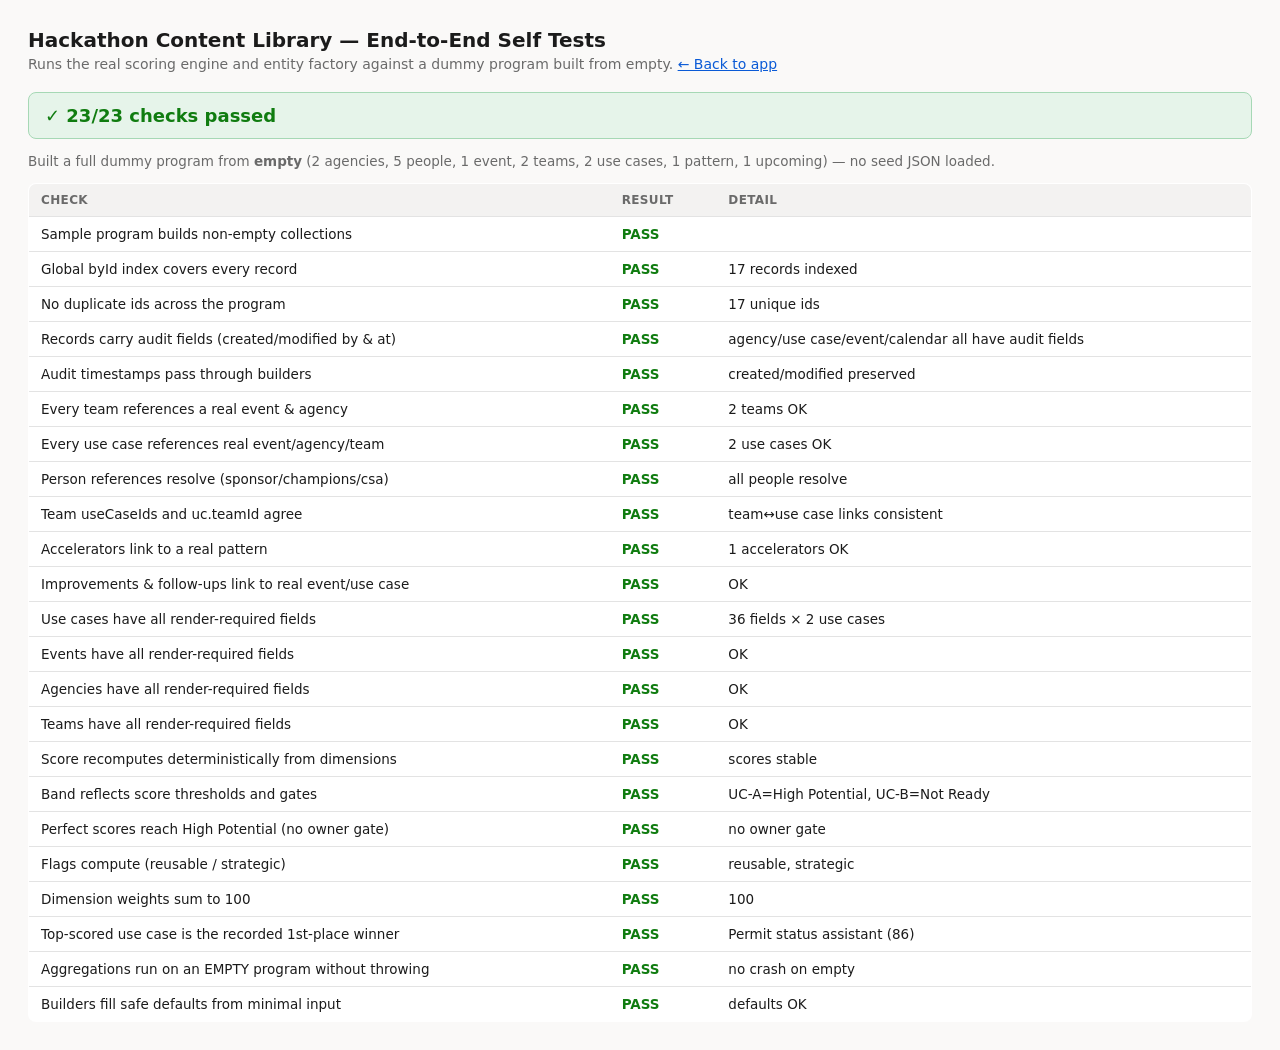
<file: archive/prototype/test.html>
<!doctype html>
<html lang="en">
<head>
  <meta charset="utf-8" />
  <meta name="viewport" content="width=device-width, initial-scale=1" />
  <title>Content Library — Self Tests</title>
  <style>
    :root { --line:#e3e3e3; --ink:#1b1b1b; --muted:#6a6a6a; --green:#107c10; --red:#c50f1f; }
    body { font-family: 'Segoe UI', system-ui, sans-serif; margin: 0; padding: 28px; color: var(--ink); background: #faf9f8; }
    h1 { font-size: 20px; margin: 0 0 4px; }
    .sub { color: var(--muted); margin: 0 0 20px; font-size: 14px; }
    .summary { font-size: 18px; font-weight: 700; padding: 12px 16px; border-radius: 8px; margin-bottom: 14px; }
    .summary.pass { background: #e6f4ea; color: var(--green); border: 1px solid #a6d8b5; }
    .summary.fail { background: #fde7e9; color: var(--red); border: 1px solid #f0a6ad; }
    .muted { color: var(--muted); font-size: 13.5px; }
    table { width: 100%; border-collapse: collapse; background: #fff; border: 1px solid var(--line); border-radius: 8px; overflow: hidden; font-size: 13.5px; margin-top: 10px; }
    th, td { text-align: left; padding: 9px 12px; border-bottom: 1px solid var(--line); vertical-align: top; }
    th { background: #f3f2f1; font-size: 12px; text-transform: uppercase; letter-spacing: .03em; color: var(--muted); }
    tr.ok td:nth-child(2) { color: var(--green); font-weight: 600; }
    tr.no td:nth-child(2) { color: var(--red); font-weight: 700; }
    tr.no { background: #fff5f6; }
    a { color: #0a5ad6; }
  </style>
</head>
<body>
  <h1>Hackathon Content Library — End-to-End Self Tests</h1>
  <p class="sub">Runs the real scoring engine and entity factory against a dummy program built from empty. <a href="index.html">← Back to app</a></p>
  <div id="out">Running…</div>
  <script type="module" src="js/selftest.js"></script>
</body>
</html>
</file>
